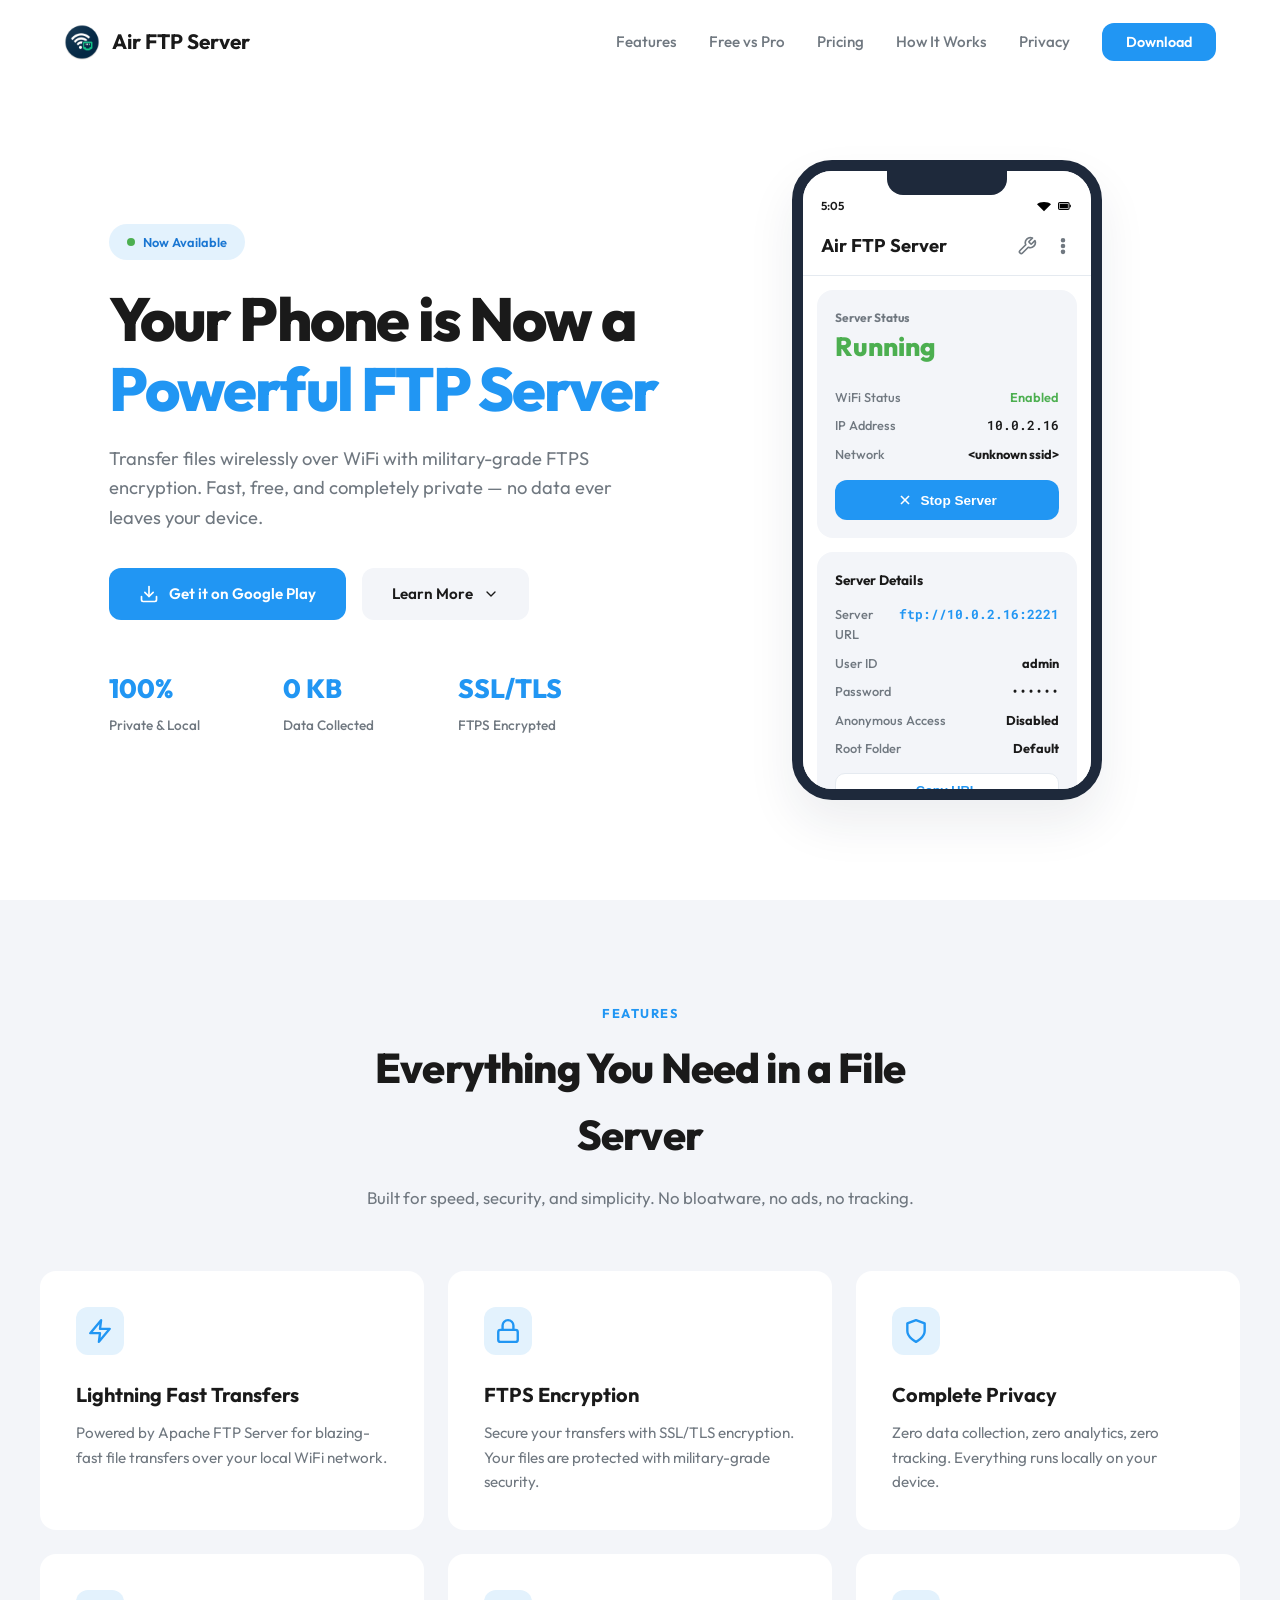
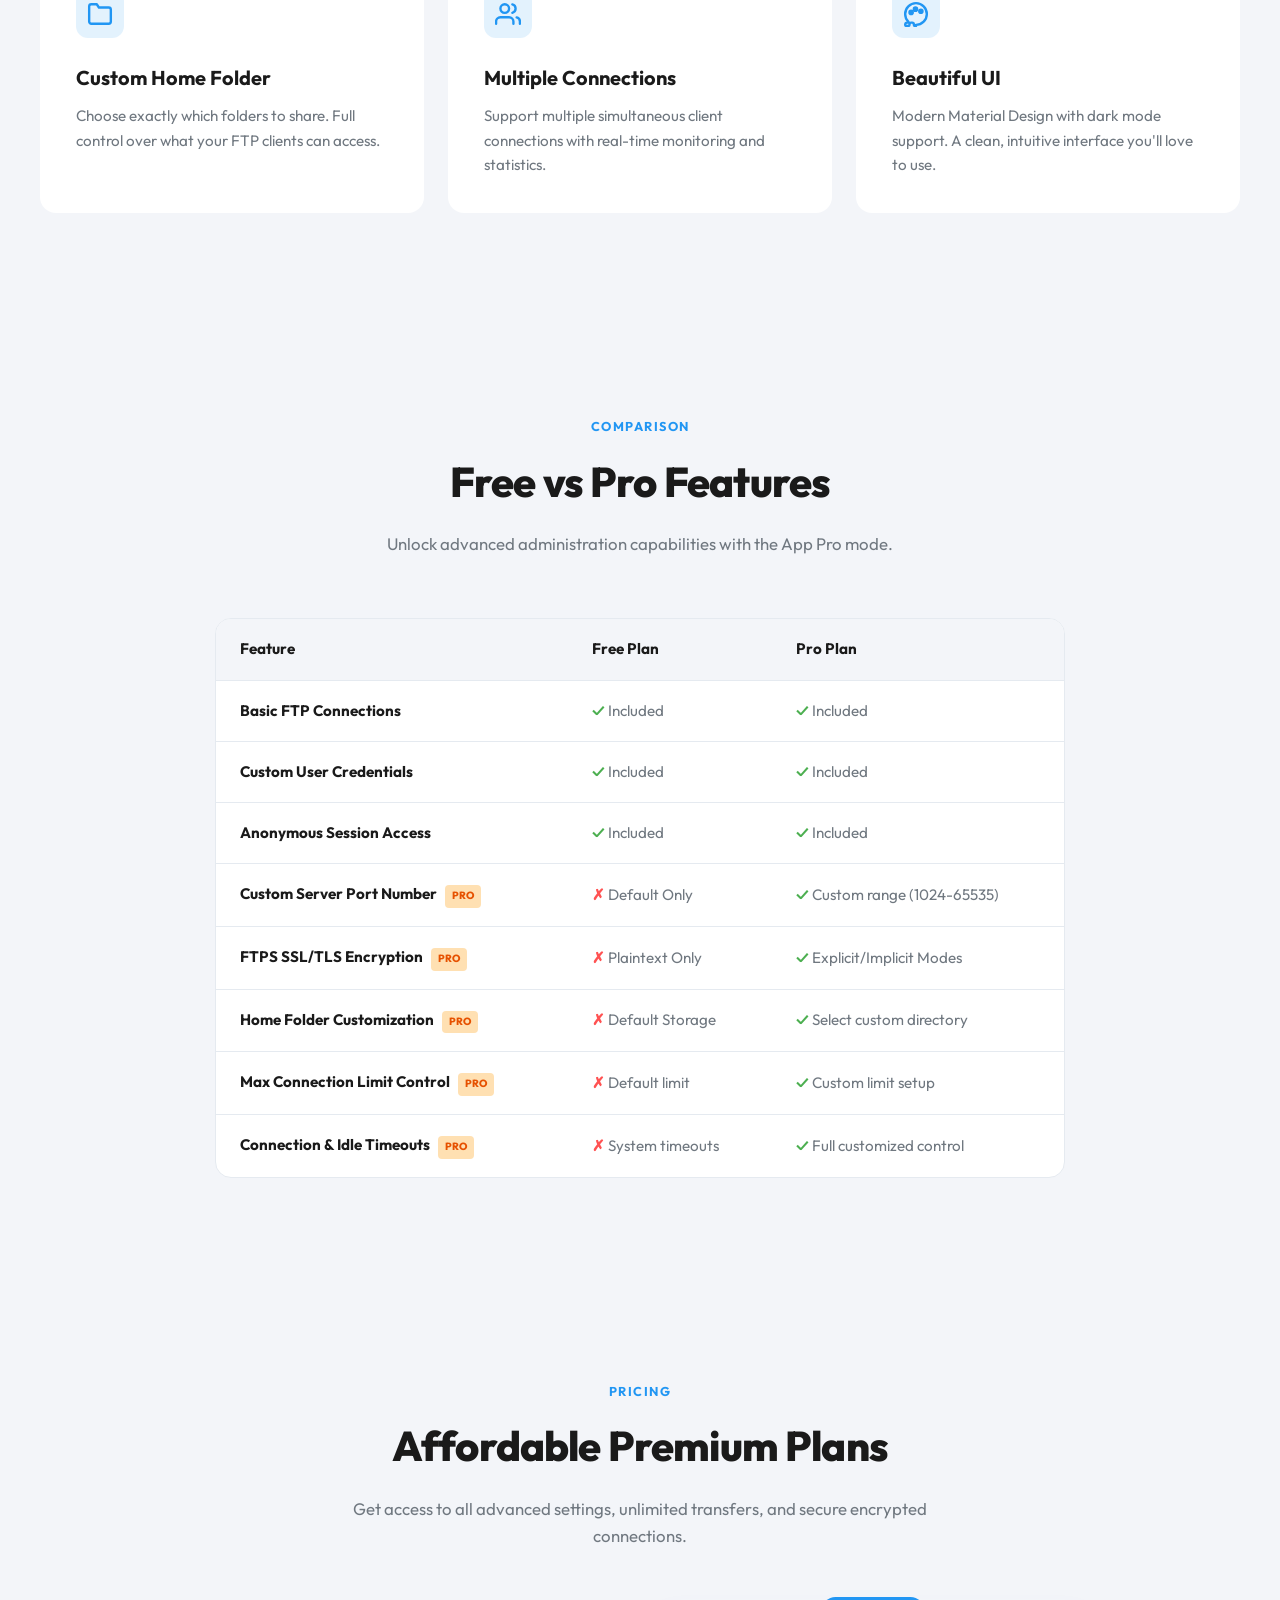
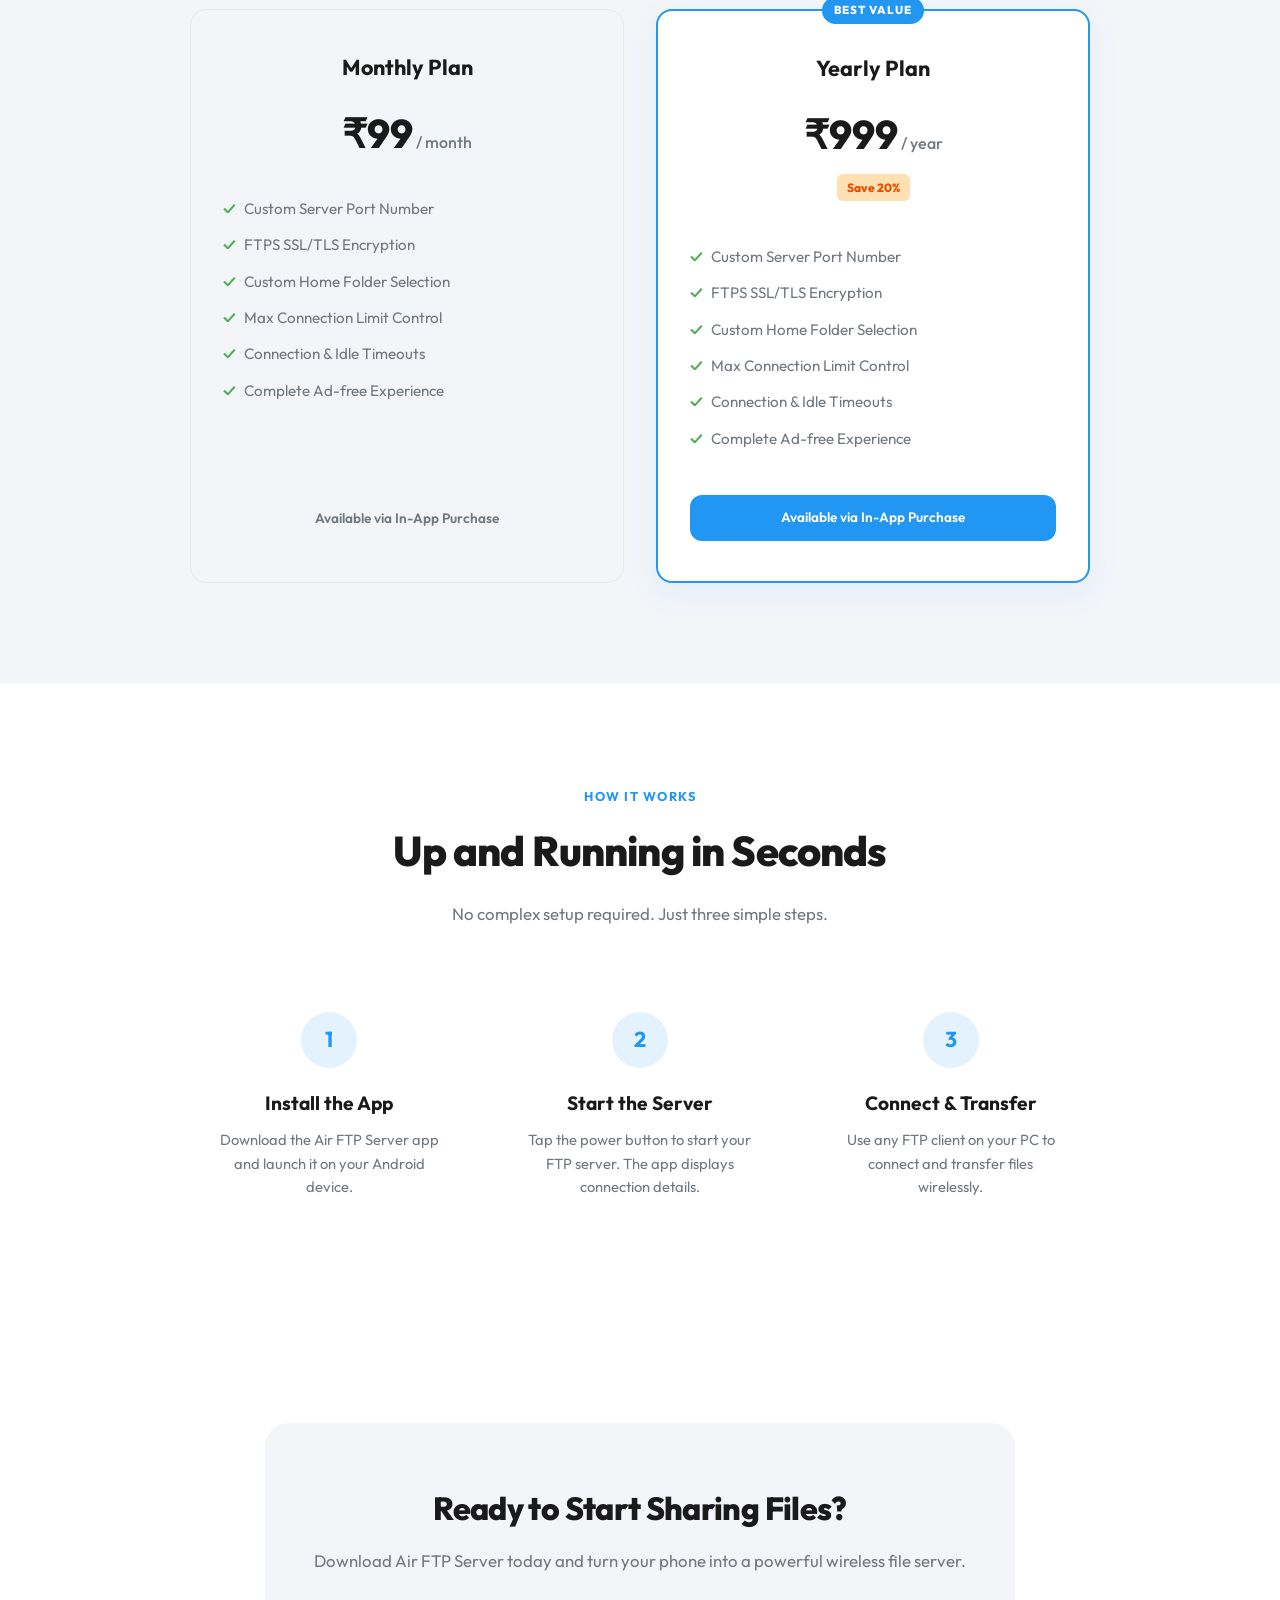
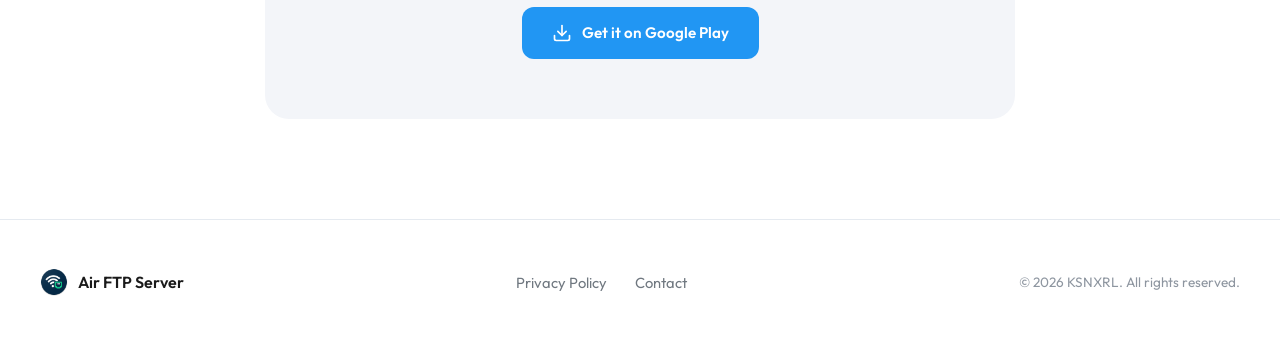
<file: index.html>
<!DOCTYPE html>
<html lang="en">
<head>
    <meta charset="UTF-8">
    <meta name="viewport" content="width=device-width, initial-scale=1.0">
    <title>Air FTP Server — Fast & Secure FTP Server for Android</title>
    <meta name="description" content="Turn your Android phone into a powerful FTP/FTPS server. Transfer files wirelessly over WiFi with military-grade encryption. Free, private, no data collection.">
    <meta name="keywords" content="FTP Server, Android FTP, FTPS, Wireless File Transfer, Air FTP">
    <meta name="author" content="KSNXRL">
    <meta property="og:title" content="Air FTP Server — Fast & Secure FTP Server for Android">
    <meta property="og:description" content="Transform your Android device into a wireless file server. Fast, secure, private.">
    <meta property="og:type" content="website">
    <link rel="stylesheet" href="style.css?v=1.1">
    <link rel="icon" type="image/png" href="logo.png">
</head>
<body>

    <!-- Animated Background Particles -->
    <div class="bg-particles"></div>

    <!-- Navigation -->
    <nav class="navbar" id="navbar">
        <div class="nav-container">
            <a href="https://kisu06.github.io/airftp-website/" class="nav-brand">
                <img src="logo.png" alt="Air FTP Server Logo" style="width: 36px; height: 36px; border-radius: 8px;">
                Air FTP Server
            </a>

            <ul class="nav-links" id="navLinks">
                <li><a href="#features">Features</a></li>
                <li><a href="#pro-features">Free vs Pro</a></li>
                <li><a href="#pricing">Pricing</a></li>
                <li><a href="#how-it-works">How It Works</a></li>
                <li><a href="privacy.html">Privacy</a></li>
                <li><a href="#download" class="nav-cta">Download</a></li>
            </ul>

            <button class="mobile-toggle" id="mobileToggle" aria-label="Toggle Menu">
                <span></span>
                <span></span>
                <span></span>
            </button>
        </div>
    </nav>

    <!-- Hero Section -->
    <section class="hero" id="hero">
        <div class="hero-grid">
            
            <!-- Left: Hero Text -->
            <div class="hero-text">
                <div class="hero-badge">
                    <span class="dot"></span>
                    Now Available
                </div>
                
                <h1>
                    Your Phone is Now a<br>
                    <span>Powerful FTP Server</span>
                </h1>
                
                <p class="hero-desc">Transfer files wirelessly over WiFi with military-grade FTPS encryption. Fast, free, and completely private — no data ever leaves your device.</p>
                
                <div class="hero-actions">
                    <a href="https://play.google.com/store/apps/details?id=com.airftp.server&pcampaignid=web_share" target="_blank" rel="noopener" class="btn-primary" id="heroDownloadBtn">
                        <svg width="20" height="20" viewBox="0 0 24 24" fill="none" stroke="currentColor" stroke-width="2" stroke-linecap="round" stroke-linejoin="round">
                            <path d="M21 15v4a2 2 0 0 1-2 2H5a2 2 0 0 1-2-2v-4"/>
                            <polyline points="7 10 12 15 17 10"/>
                            <line x1="12" y1="15" x2="12" y2="3"/>
                        </svg>
                        Get it on Google Play
                    </a>
                    <a href="#features" class="btn-secondary" id="heroLearnBtn">
                        Learn More
                        <svg width="16" height="16" viewBox="0 0 24 24" fill="none" stroke="currentColor" stroke-width="2" stroke-linecap="round" stroke-linejoin="round">
                            <polyline points="6 9 12 15 18 9"/>
                        </svg>
                    </a>
                </div>
                
                <!-- Quick Stats -->
                <div class="stats-bar">
                    <div class="stat-item">
                        <div class="stat-value">100%</div>
                        <div class="stat-label">Private & Local</div>
                    </div>
                    <div class="stat-item">
                        <div class="stat-value">0 KB</div>
                        <div class="stat-label">Data Collected</div>
                    </div>
                    <div class="stat-item">
                        <div class="stat-value">SSL/TLS</div>
                        <div class="stat-label">FTPS Encrypted</div>
                    </div>
                </div>
            </div>
            
            <!-- Right: Interactive App Preview Mockup -->
            <div class="hero-visual">
                <div class="phone-mockup">
                    
                    <!-- Phone Status Bar -->
                    <div class="phone-status-bar">
                        <span class="phone-time">5:05</span>
                        <div class="phone-status-icons">
                            <!-- WiFi icon SVG -->
                            <svg width="14" height="14" viewBox="0 0 24 24" fill="currentColor" style="color: #000000;">
                                <path d="M12 21l-12-12c5-5 19-5 24 0z"/>
                            </svg>
                            <!-- Battery icon SVG -->
                            <svg width="16" height="14" viewBox="0 0 24 24" fill="currentColor" style="color: #000000;">
                                <rect x="1" y="6" width="18" height="12" rx="2" ry="2" fill="none" stroke="currentColor" stroke-width="2"/>
                                <rect x="3" y="8" width="14" height="8" fill="currentColor"/>
                                <path d="M20 10h2v4h-2z" fill="currentColor"/>
                            </svg>
                        </div>
                    </div>

                    <!-- App Title Bar -->
                    <div class="phone-app-bar">
                        <span class="app-bar-title">Air FTP Server</span>
                        <div class="app-bar-actions">
                            <!-- Settings/Wrench icon SVG -->
                            <svg width="20" height="20" viewBox="0 0 24 24" fill="none" stroke="currentColor" stroke-width="2" stroke-linecap="round" stroke-linejoin="round" class="action-icon">
                                <path d="M14.7 6.3a1 1 0 0 0 0 1.4l1.6 1.6a1 1 0 0 0 1.4 0l3.77-3.77a6 6 0 0 1-7.94 7.94l-6.91 6.91a2.12 2.12 0 0 1-3-3l6.91-6.91a6 6 0 0 1 7.94-7.94l-3.76 3.76z"></path>
                            </svg>
                            <!-- 3-dot Menu Icon SVG -->
                            <svg width="20" height="20" viewBox="0 0 24 24" fill="none" stroke="currentColor" stroke-width="2.5" class="action-icon">
                                <circle cx="12" cy="5" r="1.5" fill="currentColor"></circle>
                                <circle cx="12" cy="12" r="1.5" fill="currentColor"></circle>
                                <circle cx="12" cy="19" r="1.5" fill="currentColor"></circle>
                            </svg>
                        </div>
                    </div>
                    
                    <div class="screen-body">
                        
                        <!-- 1. Server Status Card -->
                        <div class="app-card status-card">
                            <div class="card-label">Server Status</div>
                            <div class="status-value running" id="mockStatusVal">Running</div>
                            
                            <div class="card-row" style="margin-top: 12px;">
                                <span class="row-label">WiFi Status</span>
                                <span class="row-value wifi-enabled">Enabled</span>
                            </div>
                            <div class="card-row">
                                <span class="row-label">IP Address</span>
                                <span class="row-value font-mono">10.0.2.16</span>
                            </div>
                            <div class="card-row" style="margin-bottom: 16px;">
                                <span class="row-label">Network</span>
                                <span class="row-value font-bold">&lt;unknown ssid&gt;</span>
                            </div>

                            <!-- Start/Stop Server Button -->
                            <button class="app-main-btn" id="mockActionBtn">
                                <span class="btn-content-wrapper" id="mockBtnContent">
                                    <svg viewBox="0 0 24 24" fill="none" stroke="currentColor" stroke-width="2.5" class="btn-icon" style="width:16px; height:16px;">
                                        <line x1="18" y1="6" x2="6" y2="18"></line>
                                        <line x1="6" y1="6" x2="18" y2="18"></line>
                                    </svg>
                                    Stop Server
                                </span>
                            </button>
                        </div>
                        
                        <!-- 2. State-dependent Cards Container -->
                        <div id="mockDynamicContainer" style="display: flex; flex-direction: column; gap: 14px; width: 100%;">
                            
                            <!-- RUNNING STATE CARDS (Initial) -->
                            <!-- Server Details Card -->
                            <div class="app-card details-card" id="mockDetailsCard">
                                <div class="card-title">Server Details</div>
                                
                                <div class="card-row">
                                    <span class="row-label">Server URL</span>
                                    <span class="row-value font-mono text-primary font-bold" id="mockServerUrl">ftp://10.0.2.16:2221</span>
                                </div>
                                <div class="card-row">
                                    <span class="row-label">User ID</span>
                                    <span class="row-value font-bold">admin</span>
                                </div>
                                <div class="card-row">
                                    <span class="row-label">Password</span>
                                    <span class="row-value font-mono">••••••</span>
                                </div>
                                <div class="card-row">
                                    <span class="row-label">Anonymous Access</span>
                                    <span class="row-value font-bold">Disabled</span>
                                </div>
                                <div class="card-row" style="margin-bottom: 14px;">
                                    <span class="row-label">Root Folder</span>
                                    <span class="row-value font-bold">Default</span>
                                </div>

                                <button class="app-secondary-btn" id="mockCopyUrlBtn">Copy URL</button>
                            </div>

                            <!-- QR Code Card -->
                            <div class="app-card qr-card" id="mockQrCard" style="text-align: center;">
                                <div class="card-title" style="margin-bottom: 12px; font-size: 0.8rem; font-weight: 700; color: #64748B;">Scan QR Code to Connect</div>
                                <!-- Clean Vector QR Code -->
                                <svg width="110" height="110" viewBox="0 0 29 29" fill="black" style="margin: 0 auto; display: block; background: white; padding: 6px; border: 1px solid #E2E8F0; border-radius: 4px;">
                                    <!-- Top-Left Finder Pattern -->
                                    <rect x="0" y="0" width="7" height="7" />
                                    <rect x="1" y="1" width="5" height="5" fill="white" />
                                    <rect x="2" y="2" width="3" height="3" />

                                    <!-- Top-Right Finder Pattern -->
                                    <rect x="22" y="0" width="7" height="7" />
                                    <rect x="23" y="1" width="5" height="5" fill="white" />
                                    <rect x="24" y="2" width="3" height="3" />

                                    <!-- Bottom-Left Finder Pattern -->
                                    <rect x="0" y="22" width="7" height="7" />
                                    <rect x="1" y="23" width="5" height="5" fill="white" />
                                    <rect x="2" y="24" width="3" height="3" />

                                    <!-- Random QR code data points to make it look realistic -->
                                    <rect x="8" y="0" width="2" height="1" />
                                    <rect x="11" y="0" width="1" height="2" />
                                    <rect x="14" y="0" width="2" height="2" />
                                    <rect x="18" y="0" width="1" height="3" />
                                    
                                    <rect x="8" y="2" width="1" height="2" />
                                    <rect x="10" y="2" width="3" height="1" />
                                    <rect x="15" y="2" width="1" height="3" />
                                    <rect x="17" y="1" width="2" height="1" />
                                    
                                    <rect x="8" y="5" width="2" height="2" />
                                    <rect x="12" y="4" width="2" height="1" />
                                    <rect x="16" y="4" width="1" height="3" />
                                    <rect x="19" y="4" width="2" height="1" />

                                    <!-- Alignment pattern -->
                                    <rect x="20" y="20" width="5" height="5" />
                                    <rect x="21" y="21" width="3" height="3" fill="white" />
                                    <rect x="22" y="22" width="1" height="1" />
                                    
                                    <!-- More random data blocks -->
                                    <rect x="0" y="9" width="1" height="3" />
                                    <rect x="2" y="8" width="2" height="1" />
                                    <rect x="5" y="9" width="2" height="2" />
                                    
                                    <rect x="8" y="8" width="3" height="3" />
                                    <rect x="9" y="9" width="1" height="1" fill="white" />
                                    <rect x="13" y="8" width="2" height="1" />
                                    <rect x="17" y="7" width="1" height="3" />
                                    <rect x="20" y="8" width="3" height="1" />
                                    <rect x="25" y="8" width="2" height="2" />
                                    
                                    <rect x="1" y="13" width="3" height="1" />
                                    <rect x="5" y="12" width="1" height="3" />
                                    <rect x="9" y="12" width="2" height="2" />
                                    <rect x="13" y="11" width="1" height="3" />
                                    <rect x="16" y="12" width="3" height="1" />
                                    <rect x="21" y="11" width="2" height="2" />
                                    <rect x="25" y="12" width="1" height="3" />

                                    <rect x="0" y="16" width="2" height="2" />
                                    <rect x="3" y="15" width="2" height="1" />
                                    <rect x="7" y="16" width="1" height="2" />
                                    <rect x="10" y="15" width="3" height="1" />
                                    <rect x="15" y="15" width="2" height="3" />
                                    <rect x="18" y="17" width="2" height="1" />
                                    <rect x="23" y="16" width="1" height="2" />
                                    <rect x="27" y="15" width="2" height="1" />

                                    <rect x="9" y="18" width="2" height="2" />
                                    <rect x="13" y="19" width="3" height="1" />
                                    <rect x="18" y="19" width="1" height="3" />
                                    <rect x="21" y="18" width="2" height="1" />
                                    <rect x="26" y="18" width="2" height="3" />

                                    <rect x="8" y="22" width="2" height="1" />
                                    <rect x="11" y="21" width="1" height="3" />
                                    <rect x="14" y="22" width="3" height="2" />
                                    <rect x="15" y="23" width="1" height="1" fill="white" />
                                    <rect x="18" y="24" width="2" height="1" />

                                    <rect x="8" y="26" width="3" height="2" />
                                    <rect x="13" y="25" width="2" height="1" />
                                    <rect x="16" y="27" width="3" height="1" />
                                    <rect x="27" y="26" width="1" height="2" />
                                </svg>
                            </div>
                        </div>

                        <!-- STOPPED STATE CARDS (Hidden Initially) -->
                        <div id="mockStoppedContainer" style="display: none; flex-direction: column; gap: 14px; width: 100%;">
                            <!-- Transfer Statistics Card -->
                            <div class="app-card stats-card" id="mockStatsCard">
                                <div class="card-title">Transfer Statistics</div>
                                <div class="stats-grid">
                                    <div class="stat-col">
                                        <span class="stat-label">Files Uploaded</span>
                                        <span class="stat-num" id="mockUploadVal">0</span>
                                    </div>
                                    <div class="stat-col">
                                        <span class="stat-label">Files Downloaded</span>
                                        <span class="stat-num" id="mockDownloadVal">0</span>
                                    </div>
                                </div>
                                <div style="height: 1px; background: #E2E8F0; margin: 12px 0;"></div>
                                <div class="card-row">
                                    <span class="row-label">Total Transferred</span>
                                    <span class="row-value font-bold text-primary font-mono" id="mockTotalVal">0.00 MB</span>
                                </div>
                            </div>

                            <!-- Connected Clients Card -->
                            <div class="app-card clients-card" id="mockClientsCard">
                                <div class="card-title">Connected Clients</div>
                                <div class="clients-empty">No active connections</div>
                            </div>
                        </div>

                    </div>
                </div>
            </div>
            
        </div>
    </section>

    <!-- Features Section -->
    <section class="section" id="features">
        <div class="section-header animate-on-scroll">
            <span class="section-tag">Features</span>
            <h2 class="section-title">Everything You Need in a File Server</h2>
            <p class="section-desc">Built for speed, security, and simplicity. No bloatware, no ads, no tracking.</p>
        </div>

        <div class="features-grid">
            <div class="feature-card animate-on-scroll">
                <div class="feature-icon">
                    <svg viewBox="0 0 24 24" fill="none" stroke="currentColor" stroke-width="2.2" stroke-linecap="round" stroke-linejoin="round" style="width:26px; height:26px; color:#2196F3;">
                        <polygon points="13 2 3 14 12 14 11 22 21 10 12 10 13 2"></polygon>
                    </svg>
                </div>
                <h3>Lightning Fast Transfers</h3>
                <p>Powered by Apache FTP Server for blazing-fast file transfers over your local WiFi network.</p>
            </div>

            <div class="feature-card animate-on-scroll">
                <div class="feature-icon">
                    <svg viewBox="0 0 24 24" fill="none" stroke="currentColor" stroke-width="2.2" stroke-linecap="round" stroke-linejoin="round" style="width:26px; height:26px; color:#2196F3;">
                        <rect x="3" y="11" width="18" height="11" rx="2" ry="2"></rect>
                        <path d="M7 11V7a5 5 0 0 1 10 0v4"></path>
                    </svg>
                </div>
                <h3>FTPS Encryption</h3>
                <p>Secure your transfers with SSL/TLS encryption. Your files are protected with military-grade security.</p>
            </div>

            <div class="feature-card animate-on-scroll">
                <div class="feature-icon">
                    <svg viewBox="0 0 24 24" fill="none" stroke="currentColor" stroke-width="2.2" stroke-linecap="round" stroke-linejoin="round" style="width:26px; height:26px; color:#2196F3;">
                        <path d="M12 22s8-4 8-10V5l-8-3-8 3v7c0 6 8 10 8 10z"></path>
                    </svg>
                </div>
                <h3>Complete Privacy</h3>
                <p>Zero data collection, zero analytics, zero tracking. Everything runs locally on your device.</p>
            </div>

            <div class="feature-card animate-on-scroll">
                <div class="feature-icon">
                    <svg viewBox="0 0 24 24" fill="none" stroke="currentColor" stroke-width="2.2" stroke-linecap="round" stroke-linejoin="round" style="width:26px; height:26px; color:#2196F3;">
                        <path d="M22 19a2 2 0 0 1-2 2H4a2 2 0 0 1-2-2V5a2 2 0 0 1 2-2h5l2 3h9a2 2 0 0 1 2 2z"></path>
                    </svg>
                </div>
                <h3>Custom Home Folder</h3>
                <p>Choose exactly which folders to share. Full control over what your FTP clients can access.</p>
            </div>

            <div class="feature-card animate-on-scroll">
                <div class="feature-icon">
                    <svg viewBox="0 0 24 24" fill="none" stroke="currentColor" stroke-width="2.2" stroke-linecap="round" stroke-linejoin="round" style="width:26px; height:26px; color:#2196F3;">
                        <path d="M17 21v-2a4 4 0 0 0-4-4H5a4 4 0 0 0-4 4v2"></path>
                        <circle cx="9" cy="7" r="4"></circle>
                        <path d="M23 21v-2a4 4 0 0 0-3-3.87"></path>
                        <path d="M16 3.13a4 4 0 0 1 0 7.75"></path>
                    </svg>
                </div>
                <h3>Multiple Connections</h3>
                <p>Support multiple simultaneous client connections with real-time monitoring and statistics.</p>
            </div>

            <div class="feature-card animate-on-scroll">
                <div class="feature-icon">
                    <svg viewBox="0 0 24 24" fill="none" stroke="currentColor" stroke-width="2.2" stroke-linecap="round" stroke-linejoin="round" style="width:26px; height:26px; color:#2196F3;">
                        <path d="M12 22C17.5228 22 22 17.5228 22 12C22 6.47715 17.5228 2 12 2C6.47715 2 2 6.47715 2 12C2 14.7255 3.09032 17.1962 4.85857 19C5.34143 19.5 5.06857 20 4.5 20H4C2.89543 20 2 20.8954 2 22C2 22.5523 2.44772 23 3 23H5C5.55228 23 6 22.5523 6 22V21.5C6 20.6716 6.67157 20 7.5 20H8.5C9.32843 20 10 20.6716 10 21.5V22C10 22.5523 10.4477 23 11 23H12Z"></path>
                        <circle cx="7.5" cy="10.5" r="1.5" fill="currentColor"></circle>
                        <circle cx="11.5" cy="7.5" r="1.5" fill="currentColor"></circle>
                        <circle cx="16.5" cy="9.5" r="1.5" fill="currentColor"></circle>
                    </svg>
                </div>
                <h3>Beautiful UI</h3>
                <p>Modern Material Design with dark mode support. A clean, intuitive interface you'll love to use.</p>
            </div>
        </div>
    </section>

    <!-- Free vs Pro Section -->
    <section class="section comparison-section" id="pro-features">
        <div class="section-header animate-on-scroll">
            <span class="section-tag">Comparison</span>
            <h2 class="section-title">Free vs Pro Features</h2>
            <p class="section-desc">Unlock advanced administration capabilities with the App Pro mode.</p>
        </div>

        <div class="comparison-wrapper animate-on-scroll">
            <table class="comparison-table">
                <thead>
                    <tr>
                        <th>Feature</th>
                        <th>Free Plan</th>
                        <th>Pro Plan</th>
                    </tr>
                </thead>
                <tbody>
                    <tr>
                        <td><strong>Basic FTP Connections</strong></td>
                        <td><span class="check-icon">✓</span> Included</td>
                        <td><span class="check-icon">✓</span> Included</td>
                    </tr>
                    <tr>
                        <td><strong>Custom User Credentials</strong></td>
                        <td><span class="check-icon">✓</span> Included</td>
                        <td><span class="check-icon">✓</span> Included</td>
                    </tr>
                    <tr>
                        <td><strong>Anonymous Session Access</strong></td>
                        <td><span class="check-icon">✓</span> Included</td>
                        <td><span class="check-icon">✓</span> Included</td>
                    </tr>
                    <tr>
                        <td><strong>Custom Server Port Number</strong><span class="pro-badge-mini">PRO</span></td>
                        <td><span class="cross-icon">✗</span> Default Only</td>
                        <td><span class="check-icon">✓</span> Custom range (1024-65535)</td>
                    </tr>
                    <tr>
                        <td><strong>FTPS SSL/TLS Encryption</strong><span class="pro-badge-mini">PRO</span></td>
                        <td><span class="cross-icon">✗</span> Plaintext Only</td>
                        <td><span class="check-icon">✓</span> Explicit/Implicit Modes</td>
                    </tr>
                    <tr>
                        <td><strong>Home Folder Customization</strong><span class="pro-badge-mini">PRO</span></td>
                        <td><span class="cross-icon">✗</span> Default Storage</td>
                        <td><span class="check-icon">✓</span> Select custom directory</td>
                    </tr>
                    <tr>
                        <td><strong>Max Connection Limit Control</strong><span class="pro-badge-mini">PRO</span></td>
                        <td><span class="cross-icon">✗</span> Default limit</td>
                        <td><span class="check-icon">✓</span> Custom limit setup</td>
                    </tr>
                    <tr>
                        <td><strong>Connection & Idle Timeouts</strong><span class="pro-badge-mini">PRO</span></td>
                        <td><span class="cross-icon">✗</span> System timeouts</td>
                        <td><span class="check-icon">✓</span> Full customized control</td>
                    </tr>
                </tbody>
            </table>
        </div>
    </section>

    <!-- Pricing Section -->
    <section class="section pricing-section" id="pricing">
        <div class="section-header animate-on-scroll">
            <span class="section-tag">Pricing</span>
            <h2 class="section-title">Affordable Premium Plans</h2>
            <p class="section-desc">Get access to all advanced settings, unlimited transfers, and secure encrypted connections.</p>
        </div>

        <div class="pricing-grid animate-on-scroll">
            <!-- Monthly Plan -->
            <div class="pricing-card">
                <div class="pricing-header">
                    <h3>Monthly Plan</h3>
                    <div class="price">₹99<span> / month</span></div>
                </div>
                <ul class="pricing-features">
                    <li><span class="check-icon">✓</span> Custom Server Port Number</li>
                    <li><span class="check-icon">✓</span> FTPS SSL/TLS Encryption</li>
                    <li><span class="check-icon">✓</span> Custom Home Folder Selection</li>
                    <li><span class="check-icon">✓</span> Max Connection Limit Control</li>
                    <li><span class="check-icon">✓</span> Connection &amp; Idle Timeouts</li>
                    <li><span class="check-icon">✓</span> Complete Ad-free Experience</li>
                </ul>
                <div class="pricing-action">
                    <span class="pricing-note">Available via In-App Purchase</span>
                </div>
            </div>

            <!-- Yearly Plan -->
            <div class="pricing-card featured">
                <span class="popular-tag">Best Value</span>
                <div class="pricing-header">
                    <h3>Yearly Plan</h3>
                    <div class="price">₹999<span> / year</span></div>
                    <span class="save-badge">Save 20%</span>
                </div>
                <ul class="pricing-features">
                    <li><span class="check-icon">✓</span> Custom Server Port Number</li>
                    <li><span class="check-icon">✓</span> FTPS SSL/TLS Encryption</li>
                    <li><span class="check-icon">✓</span> Custom Home Folder Selection</li>
                    <li><span class="check-icon">✓</span> Max Connection Limit Control</li>
                    <li><span class="check-icon">✓</span> Connection &amp; Idle Timeouts</li>
                    <li><span class="check-icon">✓</span> Complete Ad-free Experience</li>
                </ul>
                <div class="pricing-action">
                    <span class="pricing-note">Available via In-App Purchase</span>
                </div>
            </div>
        </div>
    </section>

    <!-- How It Works -->
    <section class="section" id="how-it-works">
        <div class="section-header animate-on-scroll">
            <span class="section-tag">How It Works</span>
            <h2 class="section-title">Up and Running in Seconds</h2>
            <p class="section-desc">No complex setup required. Just three simple steps.</p>
        </div>

        <div class="steps-grid">
            <div class="step-card animate-on-scroll">
                <div class="step-number">1</div>
                <h3>Install the App</h3>
                <p>Download the Air FTP Server app and launch it on your Android device.</p>
            </div>

            <div class="step-card animate-on-scroll">
                <div class="step-number">2</div>
                <h3>Start the Server</h3>
                <p>Tap the power button to start your FTP server. The app displays connection details.</p>
            </div>

            <div class="step-card animate-on-scroll">
                <div class="step-number">3</div>
                <h3>Connect & Transfer</h3>
                <p>Use any FTP client on your PC to connect and transfer files wirelessly.</p>
            </div>
        </div>
    </section>

    <!-- CTA Section -->
    <section class="cta-section" id="download">
        <div class="cta-box animate-on-scroll">
            <h2>Ready to Start Sharing Files?</h2>
            <p>Download Air FTP Server today and turn your phone into a powerful wireless file server.</p>
            <a href="https://play.google.com/store/apps/details?id=com.airftp.server&pcampaignid=web_share" target="_blank" rel="noopener" class="btn-primary" id="ctaDownloadBtn">
                <svg width="20" height="20" viewBox="0 0 24 24" fill="none" stroke="currentColor" stroke-width="2" stroke-linecap="round" stroke-linejoin="round">
                    <path d="M21 15v4a2 2 0 0 1-2 2H5a2 2 0 0 1-2-2v-4"/>
                    <polyline points="7 10 12 15 17 10"/>
                    <line x1="12" y1="15" x2="12" y2="3"/>
                </svg>
                Get it on Google Play
            </a>
        </div>
    </section>

    <!-- Footer -->
    <footer class="footer">
        <div class="footer-content">
            <div class="footer-brand">
                <img src="logo.png" alt="Air FTP Server Logo" style="width: 28px; height: 28px; border-radius: 6px;">
                Air FTP Server
            </div>

            <ul class="footer-links">
                <li><a href="privacy.html">Privacy Policy</a></li>
                <li><a href="mailto:hello@ksnxrl.dev">Contact</a></li>
            </ul>

            <span class="footer-copy">&copy; 2026 KSNXRL. All rights reserved.</span>
        </div>
    </footer>

    <!-- JavaScript -->
    <script src="script.js"></script>
</body>
</html>
</file>
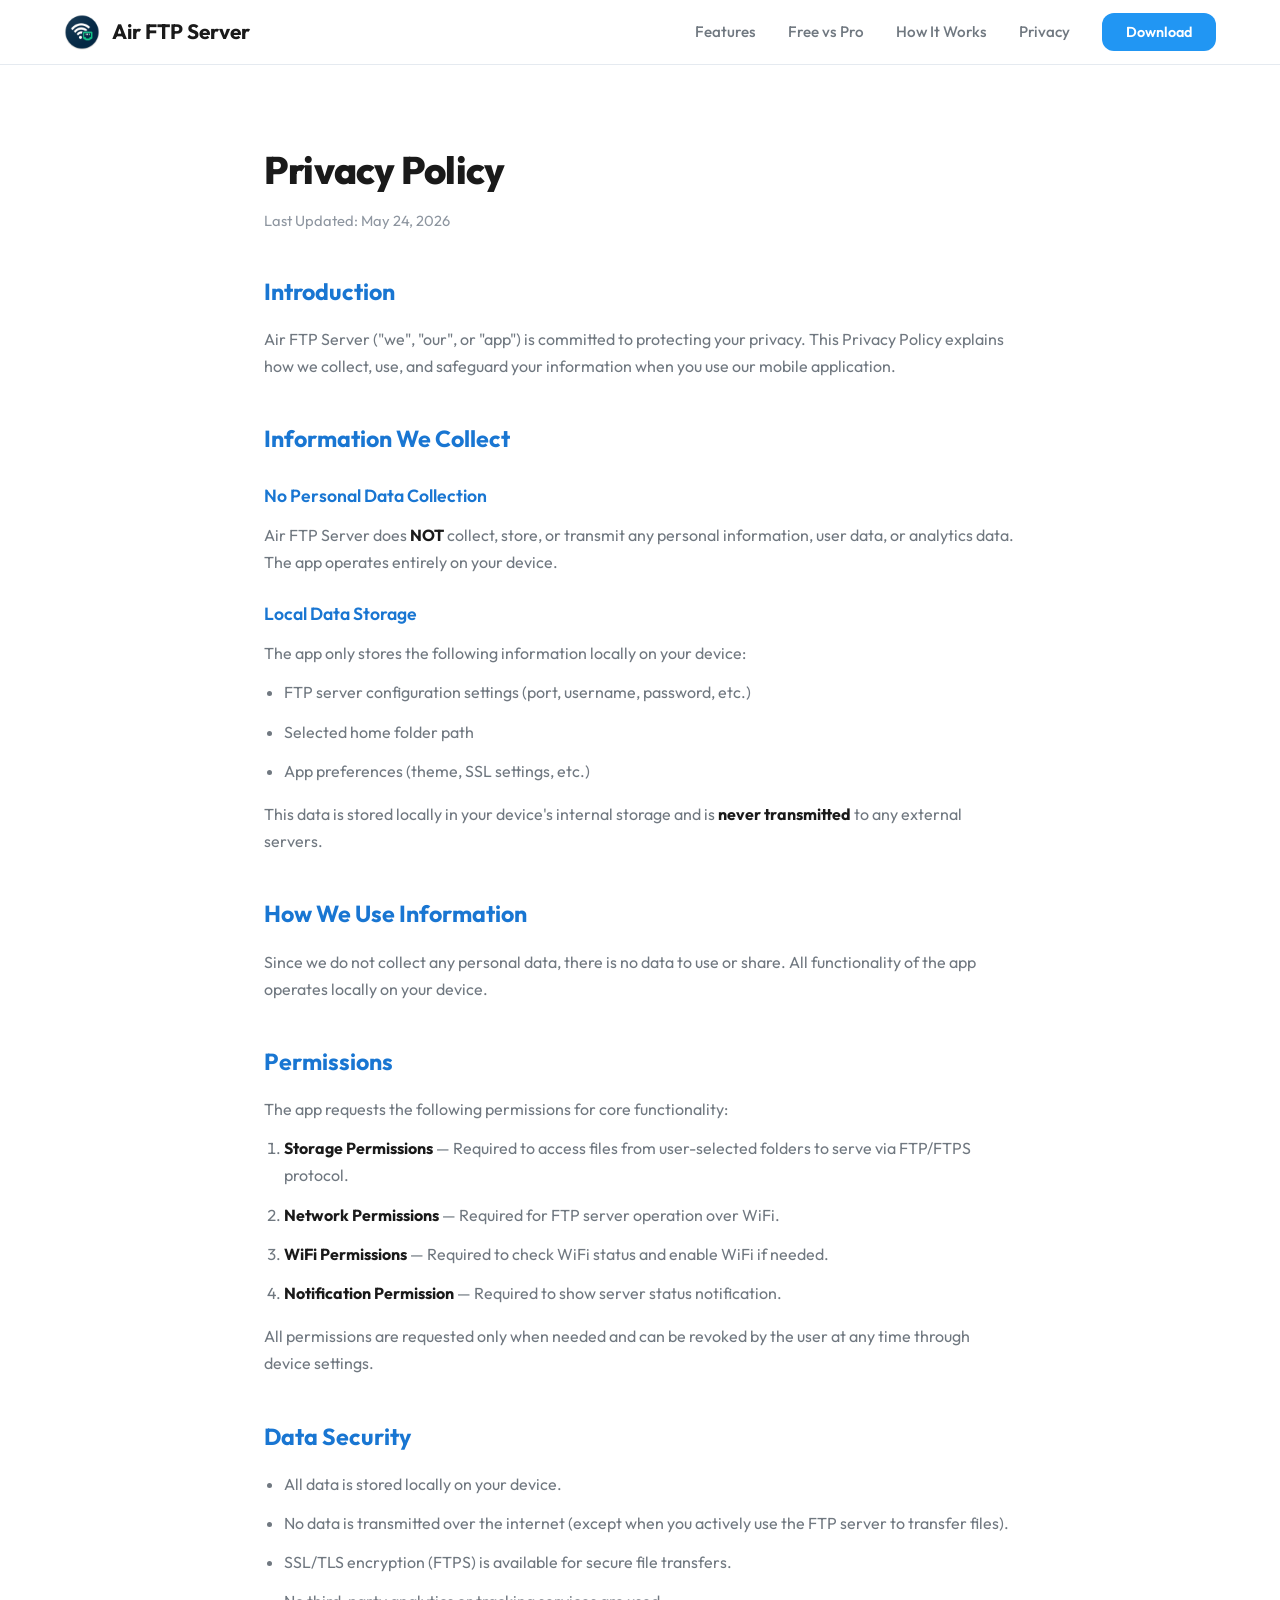
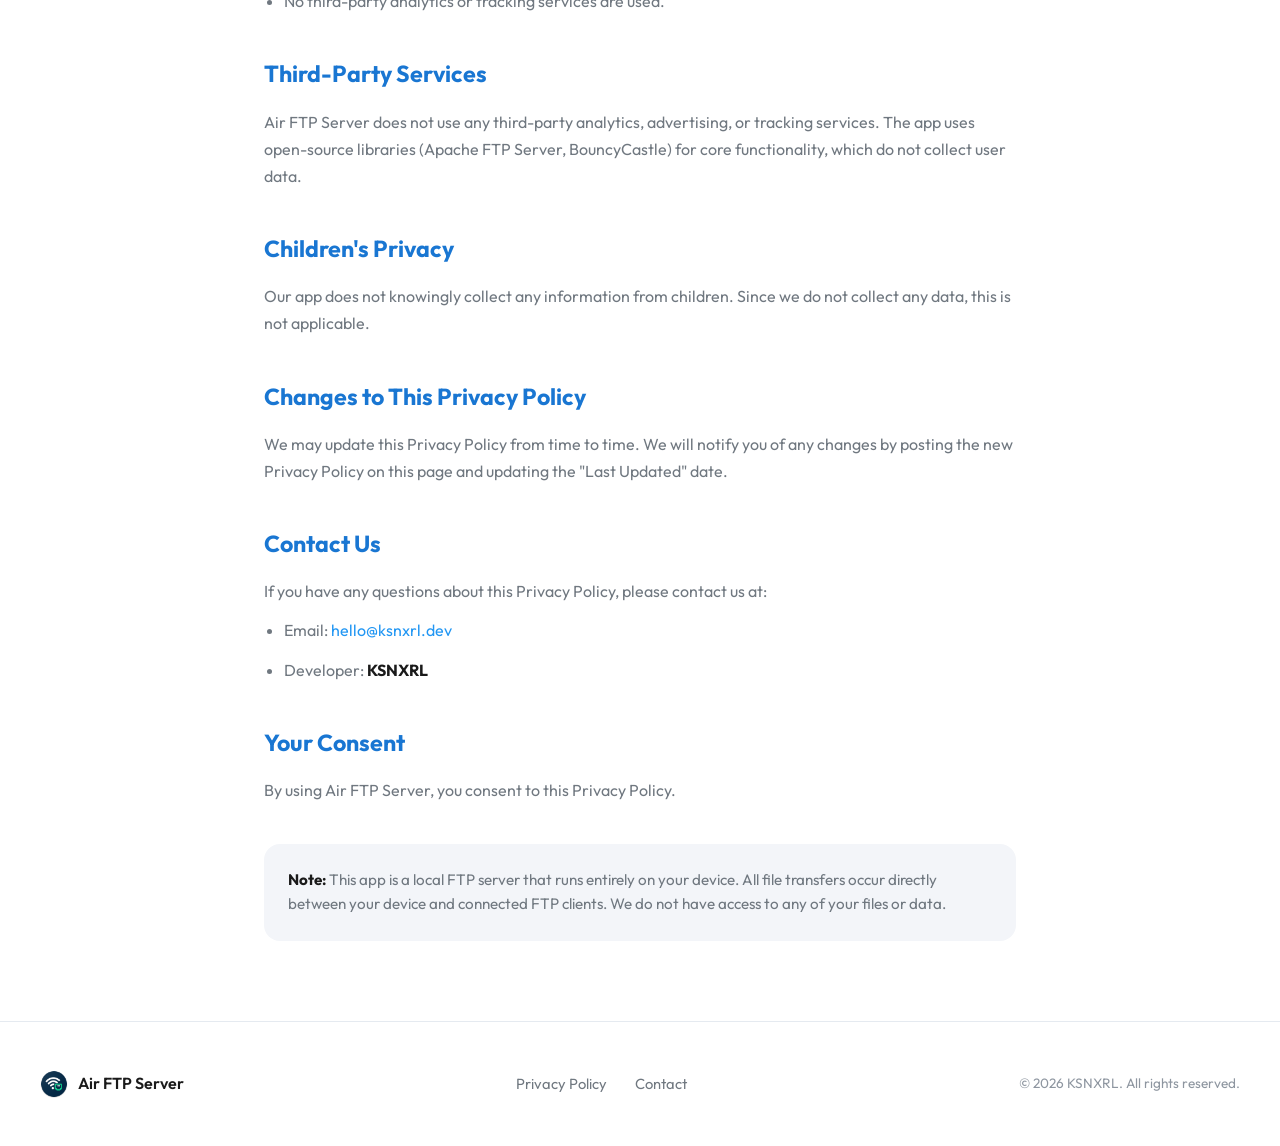
<file: privacy.html>
<!DOCTYPE html>
<html lang="en">
<head>
    <meta charset="UTF-8">
    <meta name="viewport" content="width=device-width, initial-scale=1.0">
    <title>Privacy Policy — Air FTP Server</title>
    <meta name="description" content="Privacy Policy for Air FTP Server. We do not collect any personal data. Your privacy is our top priority.">
    <link rel="stylesheet" href="style.css">
    <link rel="icon" type="image/png" href="logo.png">
</head>
<body>

    <!-- Animated Background -->
    <div class="bg-particles"></div>

    <!-- Navigation -->
    <nav class="navbar scrolled" id="navbar">
        <div class="nav-container">
            <a href="https://kisu06.github.io/airftp-website/" class="nav-brand">
                <img src="logo.png" alt="Air FTP Server Logo" style="width: 36px; height: 36px; border-radius: 8px;">
                Air FTP Server
            </a>

            <ul class="nav-links" id="navLinks">
                <li><a href="https://kisu06.github.io/airftp-website/#features">Features</a></li>
                <li><a href="https://kisu06.github.io/airftp-website/#pro-features">Free vs Pro</a></li>
                <li><a href="https://kisu06.github.io/airftp-website/#how-it-works">How It Works</a></li>
                <li><a href="privacy.html">Privacy</a></li>
                <li><a href="https://kisu06.github.io/airftp-website/#download" class="nav-cta">Download</a></li>
            </ul>

            <button class="mobile-toggle" id="mobileToggle" aria-label="Toggle Menu">
                <span></span>
                <span></span>
                <span></span>
            </button>
        </div>
    </nav>

    <!-- Privacy Policy Content -->
    <main class="privacy-page">
        <h1>Privacy Policy</h1>
        <span class="privacy-date">Last Updated: May 24, 2026</span>

        <h2>Introduction</h2>
        <p>Air FTP Server ("we", "our", or "app") is committed to protecting your privacy. This Privacy Policy explains how we collect, use, and safeguard your information when you use our mobile application.</p>

        <h2>Information We Collect</h2>

        <h3 style="font-size:1.1rem; font-weight:600; margin-top:24px; margin-bottom:12px; color:var(--primary-dark);">No Personal Data Collection</h3>
        <p>Air FTP Server does <strong>NOT</strong> collect, store, or transmit any personal information, user data, or analytics data. The app operates entirely on your device.</p>

        <h3 style="font-size:1.1rem; font-weight:600; margin-top:24px; margin-bottom:12px; color:var(--primary-dark);">Local Data Storage</h3>
        <p>The app only stores the following information locally on your device:</p>
        <ul>
            <li>FTP server configuration settings (port, username, password, etc.)</li>
            <li>Selected home folder path</li>
            <li>App preferences (theme, SSL settings, etc.)</li>
        </ul>
        <p>This data is stored locally in your device's internal storage and is <strong>never transmitted</strong> to any external servers.</p>

        <h2>How We Use Information</h2>
        <p>Since we do not collect any personal data, there is no data to use or share. All functionality of the app operates locally on your device.</p>

        <h2>Permissions</h2>
        <p>The app requests the following permissions for core functionality:</p>
        <ol>
            <li><strong>Storage Permissions</strong> — Required to access files from user-selected folders to serve via FTP/FTPS protocol.</li>
            <li><strong>Network Permissions</strong> — Required for FTP server operation over WiFi.</li>
            <li><strong>WiFi Permissions</strong> — Required to check WiFi status and enable WiFi if needed.</li>
            <li><strong>Notification Permission</strong> — Required to show server status notification.</li>
        </ol>
        <p>All permissions are requested only when needed and can be revoked by the user at any time through device settings.</p>

        <h2>Data Security</h2>
        <ul>
            <li>All data is stored locally on your device.</li>
            <li>No data is transmitted over the internet (except when you actively use the FTP server to transfer files).</li>
            <li>SSL/TLS encryption (FTPS) is available for secure file transfers.</li>
            <li>No third-party analytics or tracking services are used.</li>
        </ul>

        <h2>Third-Party Services</h2>
        <p>Air FTP Server does not use any third-party analytics, advertising, or tracking services. The app uses open-source libraries (Apache FTP Server, BouncyCastle) for core functionality, which do not collect user data.</p>

        <h2>Children's Privacy</h2>
        <p>Our app does not knowingly collect any information from children. Since we do not collect any data, this is not applicable.</p>

        <h2>Changes to This Privacy Policy</h2>
        <p>We may update this Privacy Policy from time to time. We will notify you of any changes by posting the new Privacy Policy on this page and updating the "Last Updated" date.</p>

        <h2>Contact Us</h2>
        <p>If you have any questions about this Privacy Policy, please contact us at:</p>
        <ul>
            <li>Email: <a href="mailto:hello@ksnxrl.dev">hello@ksnxrl.dev</a></li>
            <li>Developer: <strong>KSNXRL</strong></li>
        </ul>

        <h2>Your Consent</h2>
        <p>By using Air FTP Server, you consent to this Privacy Policy.</p>

        <div class="privacy-note">
            <strong>Note:</strong> This app is a local FTP server that runs entirely on your device. All file transfers occur directly between your device and connected FTP clients. We do not have access to any of your files or data.
        </div>
    </main>

    <!-- Footer -->
    <footer class="footer">
        <div class="footer-content">
            <div class="footer-brand">
                <img src="logo.png" alt="Air FTP Server Logo" style="width: 28px; height: 28px; border-radius: 6px;">
                Air FTP Server
            </div>

            <ul class="footer-links">
                <li><a href="privacy.html">Privacy Policy</a></li>
                <li><a href="mailto:hello@ksnxrl.dev">Contact</a></li>
            </ul>

            <span class="footer-copy">&copy; 2026 KSNXRL. All rights reserved.</span>
        </div>
    </footer>

    <!-- JavaScript -->
    <script src="script.js"></script>
</body>
</html>
</file>
<file: style.css>
/* ==========================================================================
   AIR FTP SERVER — Premium Website Stylesheet (Authentic Light Material 3)
   Swaps neon/AI drop shadows for the actual flat Material 3 layout used in the app.
   Page Background: #FFFFFF | Card Background: #F3F5F9 | Accents: #2196F3
   ========================================================================== */

@import url('https://fonts.googleapis.com/css2?family=Outfit:wght@300;400;500;600;700;800&family=Roboto+Mono:wght@400;500;700&display=swap');

/* ── CSS Custom Properties (Mapped directly to Android resources) ── */
:root {
    --primary: #2196F3;
    --primary-dark: #1976D2;
    --accent: #00BCD4;
    --bg-page: #FFFFFF;       /* App background color */
    --bg-card: #F3F5F9;       /* App card background color */
    --bg-card-hover: #E5EAF0;  /* Muted touch hover color */
    --border-color: #E5EAF0;   /* App divider color */
    
    /* Elegant Dark Slate Texts */
    --text-primary: #1A1A1A;
    --text-secondary: #707880;
    --text-muted: #8E96A0;
    
    /* Semantic Actions */
    --success: #4CAF50;
    --error: #FF5252;
    --warning: #FFC107;
    
    /* Layout Constants */
    --radius: 16px;
    --radius-sm: 12px;
    --radius-lg: 24px;
    --transition: all 0.2s cubic-bezier(0.4, 0, 0.2, 1);
}

/* ── Reset & Base ── */
*, *::before, *::after {
    margin: 0;
    padding: 0;
    box-sizing: border-box;
}

html {
    scroll-behavior: smooth;
    -webkit-font-smoothing: antialiased;
    -moz-osx-font-smoothing: grayscale;
}

body {
    font-family: 'Outfit', -apple-system, BlinkMacSystemFont, 'Segoe UI', Roboto, sans-serif;
    background: var(--bg-page);
    color: var(--text-primary);
    line-height: 1.6;
    overflow-x: hidden;
}

a {
    color: var(--primary);
    text-decoration: none;
    transition: var(--transition);
}

a:hover {
    color: var(--primary-dark);
}

/* ── Navigation ── */
.navbar {
    position: fixed;
    top: 0;
    left: 0;
    right: 0;
    z-index: 1000;
    padding: 24px 0;
    transition: var(--transition);
    background: transparent;
}

.navbar.scrolled {
    background: rgba(255, 255, 255, 0.95);
    backdrop-filter: blur(12px);
    border-bottom: 1px solid var(--border-color);
    padding: 14px 0;
}

.nav-container {
    max-width: 1200px;
    margin: 0 auto;
    padding: 0 24px;
    display: flex;
    align-items: center;
    justify-content: space-between;
}

.nav-brand {
    display: flex;
    align-items: center;
    gap: 12px;
    font-weight: 700;
    font-size: 1.3rem;
    color: var(--text-primary);
}

.nav-links {
    display: flex;
    align-items: center;
    gap: 32px;
    list-style: none;
}

.nav-links a {
    color: var(--text-secondary);
    font-size: 0.95rem;
    font-weight: 500;
    position: relative;
    padding: 4px 0;
}

.nav-links a::after {
    content: '';
    position: absolute;
    bottom: -2px;
    left: 0;
    width: 0;
    height: 2.5px;
    background: var(--primary);
    transition: var(--transition);
    border-radius: 2px;
}

.nav-links a:hover {
    color: var(--text-primary);
}

.nav-links a:hover::after {
    width: 100%;
}

.nav-cta {
    background: var(--primary) !important;
    color: white !important;
    padding: 10px 24px !important;
    border-radius: var(--radius-sm) !important;
    font-weight: 600 !important;
    font-size: 0.9rem !important;
    transition: var(--transition);
}

.nav-cta:hover {
    background: var(--primary-dark) !important;
    transform: translateY(-1.5px);
}

/* ── Mobile Menu ── */
.mobile-toggle {
    display: none;
    flex-direction: column;
    gap: 5px;
    background: none;
    border: none;
    cursor: pointer;
    padding: 6px;
}

.mobile-toggle span {
    width: 24px;
    height: 2.5px;
    background: var(--text-primary);
    border-radius: 2px;
    transition: var(--transition);
}

/* ── Hero Section (Light, Spacious, Clean) ── */
.hero {
    min-height: 100vh;
    display: flex;
    align-items: center;
    justify-content: center;
    position: relative;
    padding: 140px 24px 80px;
    background: var(--bg-page);
}

.hero-grid {
    display: grid;
    grid-template-columns: 1.1fr 0.9fr;
    gap: 64px;
    max-width: 1200px;
    margin: 0 auto;
    align-items: center;
    position: relative;
    z-index: 1;
}

.hero-text {
    text-align: left;
}

.hero-badge {
    display: inline-flex;
    align-items: center;
    gap: 8px;
    background: #E3F2FD;
    border-radius: 100px;
    padding: 8px 18px;
    font-size: 0.8rem;
    font-weight: 600;
    color: var(--primary-dark);
    margin-bottom: 24px;
    animation: fadeInUp 0.8s ease-out;
}

.hero-badge .dot {
    width: 8px;
    height: 8px;
    background: var(--success);
    border-radius: 50%;
    animation: pulse-dot 2s ease-in-out infinite;
}

@keyframes pulse-dot {
    0%, 100% { opacity: 1; transform: scale(1); }
    50% { opacity: 0.5; transform: scale(1.25); }
}

.hero h1 {
    font-size: clamp(2.5rem, 5vw, 3.8rem);
    font-weight: 800;
    line-height: 1.15;
    color: var(--text-primary);
    margin-bottom: 20px;
    letter-spacing: -0.03em;
    animation: fadeInUp 0.8s ease-out 0.1s both;
}

.hero h1 span {
    color: var(--primary);
}

.hero p.hero-desc {
    font-size: clamp(1rem, 1.8vw, 1.15rem);
    color: var(--text-secondary);
    max-width: 540px;
    margin-bottom: 36px;
    line-height: 1.6;
    animation: fadeInUp 0.8s ease-out 0.2s both;
}

.hero-actions {
    display: flex;
    align-items: center;
    gap: 16px;
    flex-wrap: wrap;
    animation: fadeInUp 0.8s ease-out 0.3s both;
    margin-bottom: 48px;
}

.btn-primary {
    display: inline-flex;
    align-items: center;
    gap: 10px;
    background: var(--primary);
    color: white;
    padding: 14px 30px;
    border-radius: var(--radius-sm);
    font-weight: 600;
    font-size: 0.95rem;
    border: none;
    cursor: pointer;
    transition: var(--transition);
}

.btn-primary:hover {
    background: var(--primary-dark);
    transform: translateY(-2px);
    color: white;
}

.btn-secondary {
    display: inline-flex;
    align-items: center;
    gap: 10px;
    background: var(--bg-card);
    color: var(--text-primary);
    padding: 14px 30px;
    border-radius: var(--radius-sm);
    font-weight: 600;
    font-size: 0.95rem;
    border: none;
    cursor: pointer;
    transition: var(--transition);
}

.btn-secondary:hover {
    background: var(--bg-card-hover);
    transform: translateY(-2px);
}

/* Quick Stats Bar */
.stats-bar {
    display: grid;
    grid-template-columns: repeat(3, 1fr);
    gap: 24px;
    max-width: 500px;
    margin-top: 24px;
    animation: fadeInUp 0.8s ease-out 0.4s both;
}

.stat-item {
    text-align: left;
}

.stat-value {
    font-size: 1.65rem;
    font-weight: 800;
    color: var(--primary);
}

.stat-label {
    font-size: 0.85rem;
    color: var(--text-secondary);
    margin-top: 4px;
    font-weight: 500;
}

/* ── App Mockup Visual (Pure Material Android Simulation) ── */
.hero-visual {
    display: flex;
    justify-content: center;
    align-items: center;
    position: relative;
    animation: fadeInUp 1s ease-out 0.3s both;
}

.phone-mockup {
    width: 310px;
    height: 640px;
    background: #FFFFFF;
    border: 11px solid #1E293B; /* Outer physical phone frame */
    border-radius: 40px;
    box-shadow: 0 24px 48px rgba(30, 41, 59, 0.08);
    position: relative;
    overflow: hidden;
    display: flex;
    flex-direction: column;
}

/* Notch */
.phone-mockup::before {
    content: '';
    position: absolute;
    top: 0;
    left: 50%;
    transform: translateX(-50%);
    width: 120px;
    height: 24px;
    background: #1E293B;
    border-bottom-left-radius: 16px;
    border-bottom-right-radius: 16px;
    z-index: 10;
}

/* Simulator Status Bar */
.phone-status-bar {
    padding: 26px 18px 8px;
    background: #FFFFFF;
    display: flex;
    justify-content: space-between;
    align-items: center;
    font-size: 0.72rem;
    color: #1A1A1A;
    font-weight: 600;
    z-index: 5;
}

.phone-status-icons {
    display: flex;
    gap: 6px;
    align-items: center;
}

/* Simulator Toolbar App Bar */
.phone-app-bar {
    background: #FFFFFF;
    padding: 8px 18px 14px;
    display: flex;
    justify-content: space-between;
    align-items: center;
    border-bottom: 1.5px solid var(--border-color);
    z-index: 5;
}

.app-bar-title {
    color: #1A1A1A;
    font-weight: 700;
    font-size: 1.15rem;
}

.app-bar-actions {
    display: flex;
    gap: 16px;
    color: var(--text-secondary);
}

.action-icon {
    cursor: pointer;
    transition: color 0.15s;
}

.action-icon:hover {
    color: #1A1A1A;
}

/* Simulator Screen Body (Pure White screen, flat blue-gray cards) */
.screen-body {
    flex: 1;
    background: #FFFFFF; /* Pure White App Screen Background */
    padding: 14px;
    display: flex;
    flex-direction: column;
    gap: 14px;
    overflow-y: auto;
    text-align: left;
}

/* 100% Flat Material Cards (No borders, no shadows) */
.app-card {
    background: var(--bg-card); /* F3F5F9 Blue-Gray card */
    border-radius: 16px;
    padding: 18px;
    border: none;
    box-shadow: none;
    display: flex;
    flex-direction: column;
    transition: var(--transition);
}

.card-label {
    font-size: 0.75rem;
    color: var(--text-secondary);
    font-weight: 700;
    margin-bottom: 4px;
    text-transform: none;
}

.status-value {
    font-size: 1.65rem;
    font-weight: 800;
    line-height: 1.2;
    margin-bottom: 12px;
}

.status-value.stopped {
    color: var(--error);
}

.status-value.running {
    color: var(--success);
}

.card-row {
    display: flex;
    justify-content: space-between;
    margin-bottom: 8px;
    font-size: 0.8rem;
}

.card-row:last-of-type {
    margin-bottom: 0;
}

.row-label {
    color: var(--text-secondary);
    font-weight: 500;
}

.row-value {
    color: var(--text-primary);
    font-weight: 600;
}

.row-value.wifi-enabled {
    color: var(--success);
}

.row-value.font-mono {
    font-family: 'Roboto Mono', monospace;
    font-size: 0.8rem;
}

.row-value.font-bold {
    font-weight: 700;
}

.row-value.text-primary {
    color: var(--primary);
}

/* App Flat Main Button (app:cornerRadius="12dp") */
.app-main-btn {
    background: var(--primary);
    color: #FFFFFF;
    border: none;
    border-radius: 12px;
    padding: 12px;
    font-weight: 700;
    font-size: 0.85rem;
    cursor: pointer;
    transition: var(--transition);
    display: flex;
    align-items: center;
    justify-content: center;
    width: 100%;
}

.app-main-btn:hover {
    background: var(--primary-dark);
}

.btn-content-wrapper {
    display: flex;
    align-items: center;
    gap: 8px;
}

.btn-icon {
    width: 16px;
    height: 16px;
}

/* Secondary Action Card & Button */
.card-title {
    font-size: 0.85rem;
    font-weight: 700;
    color: var(--text-primary);
    margin-bottom: 12px;
}

.app-secondary-btn {
    background: #FFFFFF;
    color: var(--primary);
    border: 1px solid var(--border-color);
    border-radius: 10px;
    padding: 9px;
    font-weight: 600;
    font-size: 0.8rem;
    cursor: pointer;
    transition: var(--transition);
    text-align: center;
    width: 100%;
}

.app-secondary-btn:hover {
    background: var(--bg-card);
    border-color: var(--primary);
}

/* Stats Card details */
.stats-grid {
    display: grid;
    grid-template-columns: 1fr 1fr;
    gap: 12px;
    margin-bottom: 6px;
}

.stat-col {
    display: flex;
    flex-direction: column;
}

.stat-col .stat-label {
    font-size: 0.72rem;
    color: var(--text-secondary);
    font-weight: 500;
    margin-bottom: 2px;
}

.stat-col .stat-num {
    font-size: 1.45rem;
    font-weight: 800;
    color: var(--text-primary);
}

.clients-empty {
    font-size: 0.8rem;
    color: var(--text-secondary);
    text-align: left;
}

/* ── Clean Light Sections ── */
.section {
    padding: 100px 24px;
    position: relative;
    z-index: 1;
    background: var(--bg-page);
}

/* Alternate light background for elegant hierarchy */
.section:nth-of-type(even) {
    background: var(--bg-card); /* Alternates using the soft blue-gray */
}

.section-header {
    text-align: center;
    max-width: 600px;
    margin: 0 auto 60px;
}

.section-tag {
    display: inline-block;
    font-size: 0.8rem;
    font-weight: 700;
    color: var(--primary);
    text-transform: uppercase;
    letter-spacing: 1.5px;
    margin-bottom: 12px;
}

.section-title {
    font-size: clamp(2rem, 3.5vw, 2.6rem);
    font-weight: 800;
    color: var(--text-primary);
    margin-bottom: 16px;
    letter-spacing: -0.02em;
}

.section-desc {
    font-size: 1.05rem;
    color: var(--text-secondary);
    line-height: 1.6;
}

/* ── Flat Spacious Features Grid ── */
.features-grid {
    max-width: 1200px;
    margin: 0 auto;
    display: grid;
    grid-template-columns: repeat(auto-fit, minmax(320px, 1fr));
    gap: 24px;
}

.feature-card {
    background: var(--bg-card); /* Flat app card background */
    border-radius: var(--radius);
    padding: 36px;
    transition: var(--transition);
    border: none;
    box-shadow: none;
    position: relative;
}

/* Section alternate color handling for features */
.section:nth-of-type(even) .feature-card {
    background: #FFFFFF; /* If section is light gray, cards are white */
}

.feature-card:hover {
    background: var(--bg-card-hover);
    transform: translateY(-3px);
}

.section:nth-of-type(even) .feature-card:hover {
    background: var(--bg-card);
}

.feature-icon {
    width: 48px;
    height: 48px;
    border-radius: var(--radius-sm);
    background: #E3F2FD;
    display: flex;
    align-items: center;
    justify-content: center;
    margin-bottom: 24px;
}

.feature-card h3 {
    font-size: 1.25rem;
    font-weight: 700;
    color: var(--text-primary);
    margin-bottom: 10px;
}

.feature-card p {
    color: var(--text-secondary);
    font-size: 0.95rem;
    line-height: 1.6;
}

/* ── Free vs Pro Feature Comparison Table ── */
.comparison-section {
    background: var(--bg-card);
}

.comparison-wrapper {
    max-width: 850px;
    margin: 0 auto;
    background: #FFFFFF;
    border-radius: var(--radius);
    overflow: hidden;
    border: 1px solid var(--border-color);
}

.comparison-table {
    width: 100%;
    border-collapse: collapse;
    text-align: left;
}

.comparison-table th, .comparison-table td {
    padding: 18px 24px;
    border-bottom: 1.5px solid var(--border-color);
}

.comparison-table th {
    background: var(--bg-card);
    color: var(--text-primary);
    font-weight: 700;
    font-size: 0.95rem;
}

.comparison-table tr:last-child td {
    border-bottom: none;
}

.comparison-table td {
    font-size: 0.95rem;
    color: var(--text-secondary);
}

.comparison-table td strong {
    color: var(--text-primary);
}

.pro-badge-mini {
    display: inline-block;
    background: #FFE0B2;
    color: #E65100;
    font-size: 0.65rem;
    font-weight: 800;
    padding: 3px 7px;
    border-radius: 4px;
    margin-left: 8px;
    text-transform: uppercase;
}

.check-icon {
    color: var(--success);
    font-weight: 700;
}

.cross-icon {
    color: var(--error);
    font-weight: 700;
}

/* ── How It Works ── */
.steps-grid {
    max-width: 900px;
    margin: 0 auto;
    display: grid;
    grid-template-columns: repeat(auto-fit, minmax(250px, 1fr));
    gap: 32px;
}

.step-card {
    text-align: center;
    padding: 24px;
    position: relative;
}

.step-number {
    width: 56px;
    height: 56px;
    border-radius: 50%;
    background: #E3F2FD;
    display: flex;
    align-items: center;
    justify-content: center;
    font-size: 1.35rem;
    font-weight: 700;
    color: var(--primary);
    margin: 0 auto 20px;
}

.step-card h3 {
    font-size: 1.2rem;
    font-weight: 700;
    color: var(--text-primary);
    margin-bottom: 10px;
}

.step-card p {
    color: var(--text-secondary);
    font-size: 0.92rem;
    line-height: 1.6;
}

/* ── CTA Section (Flat & Clean) ── */
.cta-section {
    text-align: center;
    padding: 100px 24px;
    background: var(--bg-page);
}

.cta-box {
    max-width: 750px;
    margin: 0 auto;
    background: var(--bg-card); /* Beautiful flat block */
    border-radius: var(--radius-lg);
    padding: 60px 40px;
    position: relative;
    overflow: hidden;
}

.cta-box h2 {
    font-size: 2rem;
    font-weight: 800;
    color: var(--text-primary);
    margin-bottom: 14px;
    letter-spacing: -0.02em;
}

.cta-box p {
    color: var(--text-secondary);
    margin-bottom: 32px;
    font-size: 1.05rem;
}

/* ── Footer ── */
.footer {
    padding: 48px 24px;
    background: #FFFFFF;
    border-top: 1.5px solid var(--border-color);
    position: relative;
    z-index: 1;
}

.footer-content {
    max-width: 1200px;
    margin: 0 auto;
    display: flex;
    align-items: center;
    justify-content: space-between;
    flex-wrap: wrap;
    gap: 20px;
}

.footer-brand {
    display: flex;
    align-items: center;
    gap: 10px;
    font-weight: 600;
    color: var(--text-primary);
}

.footer-links {
    display: flex;
    gap: 28px;
    list-style: none;
}

.footer-links a {
    color: var(--text-secondary);
    font-size: 0.92rem;
}

.footer-links a:hover {
    color: var(--text-primary);
}

.footer-copy {
    color: var(--text-muted);
    font-size: 0.85rem;
}

/* ── Privacy Policy Page (Light Material UI) ── */
.privacy-page {
    max-width: 800px;
    margin: 0 auto;
    padding: 140px 24px 80px;
    position: relative;
    z-index: 1;
}

.privacy-page h1 {
    font-size: 2.4rem;
    font-weight: 800;
    color: var(--text-primary);
    margin-bottom: 8px;
    letter-spacing: -0.02em;
}

.privacy-date {
    color: var(--text-muted);
    font-size: 0.92rem;
    margin-bottom: 40px;
    display: block;
}

.privacy-page h2 {
    font-size: 1.45rem;
    font-weight: 700;
    margin-top: 40px;
    margin-bottom: 16px;
    color: var(--primary-dark);
}

.privacy-page p, .privacy-page li {
    color: var(--text-secondary);
    font-size: 1rem;
    line-height: 1.7;
    margin-bottom: 12px;
}

.privacy-page ul, .privacy-page ol {
    padding-left: 20px;
    margin-bottom: 16px;
}

.privacy-page strong {
    color: var(--text-primary);
}

.privacy-note {
    background: var(--bg-card);
    border-radius: var(--radius);
    padding: 24px;
    margin-top: 40px;
    color: var(--text-secondary);
    font-size: 0.95rem;
    line-height: 1.6;
}

/* ── Animations ── */
@keyframes fadeInUp {
    from {
        opacity: 0;
        transform: translateY(16px);
    }
    to {
        opacity: 1;
        transform: translateY(0);
    }
}

.animate-on-scroll {
    opacity: 0;
    transform: translateY(16px);
    transition: opacity 0.5s ease-out, transform 0.5s ease-out;
}

.animate-on-scroll.visible {
    opacity: 1;
    transform: translateY(0);
}

/* ── Responsive Viewports ── */
@media (max-width: 992px) {
    .hero-grid {
        grid-template-columns: 1fr;
        text-align: center;
        gap: 56px;
    }

    .hero-text {
        text-align: center;
    }

    .hero p.hero-desc {
        margin: 0 auto 36px;
    }

    .hero-actions {
        justify-content: center;
    }

    .stats-bar {
        margin: 0 auto;
    }
}

@media (max-width: 768px) {
    .nav-links {
        display: none;
        position: absolute;
        top: 100%;
        left: 0;
        right: 0;
        background: #FFFFFF;
        flex-direction: column;
        padding: 24px;
        gap: 16px;
        border-bottom: 1.5px solid var(--border-color);
        box-shadow: 0 10px 20px rgba(0, 0, 0, 0.03);
    }

    .nav-links.active {
        display: flex;
    }

    .mobile-toggle {
        display: flex;
    }

    .stats-bar {
        grid-template-columns: repeat(3, 1fr);
        gap: 16px;
    }

    .stat-value {
        font-size: 1.4rem;
    }

    .features-grid {
        grid-template-columns: 1fr;
    }

    .hero-actions {
        flex-direction: column;
    }

    .btn-primary, .btn-secondary {
        width: 100%;
        justify-content: center;
    }

    .footer-content {
        flex-direction: column;
        text-align: center;
    }

    .cta-box {
        padding: 40px 20px;
    }
}

/* ── Pricing Section ── */
.pricing-section {
    background: var(--bg-page);
}

.pricing-grid {
    max-width: 900px;
    margin: 0 auto;
    display: grid;
    grid-template-columns: repeat(auto-fit, minmax(280px, 1fr));
    gap: 32px;
}

.pricing-card {
    background: var(--bg-card);
    border-radius: var(--radius);
    padding: 40px 32px;
    transition: var(--transition);
    border: 1px solid var(--border-color);
    text-align: center;
    position: relative;
    display: flex;
    flex-direction: column;
    justify-content: space-between;
}

.pricing-card.featured {
    background: #FFFFFF;
    border: 2px solid var(--primary);
    box-shadow: 0 10px 30px rgba(33, 150, 243, 0.08);
}

.popular-tag {
    position: absolute;
    top: -14px;
    left: 50%;
    transform: translateX(-50%);
    background: var(--primary);
    color: #FFFFFF;
    font-size: 0.72rem;
    font-weight: 800;
    padding: 4px 12px;
    border-radius: 20px;
    text-transform: uppercase;
    letter-spacing: 1px;
}

.pricing-header h3 {
    font-size: 1.35rem;
    font-weight: 700;
    color: var(--text-primary);
    margin-bottom: 16px;
}

.price {
    font-size: 2.5rem;
    font-weight: 800;
    color: var(--text-primary);
    margin-bottom: 8px;
}

.price span {
    font-size: 1rem;
    color: var(--text-secondary);
    font-weight: 500;
}

.save-badge {
    display: inline-block;
    background: #FFE0B2;
    color: #E65100;
    font-size: 0.75rem;
    font-weight: 800;
    padding: 4px 10px;
    border-radius: 6px;
    margin-bottom: 20px;
}

.pricing-features {
    list-style: none;
    padding: 0;
    margin: 24px 0 32px;
    text-align: left;
}

.pricing-features li {
    font-size: 0.95rem;
    color: var(--text-secondary);
    margin-bottom: 12px;
    display: flex;
    align-items: center;
    gap: 8px;
}

.pricing-action {
    margin-top: auto;
}

.pricing-note {
    display: inline-block;
    background: var(--bg-card);
    color: var(--text-secondary);
    font-size: 0.85rem;
    font-weight: 600;
    padding: 12px 24px;
    border-radius: var(--radius-sm);
    width: 100%;
}

.pricing-card.featured .pricing-note {
    background: var(--primary);
    color: #FFFFFF;
}
</file>
